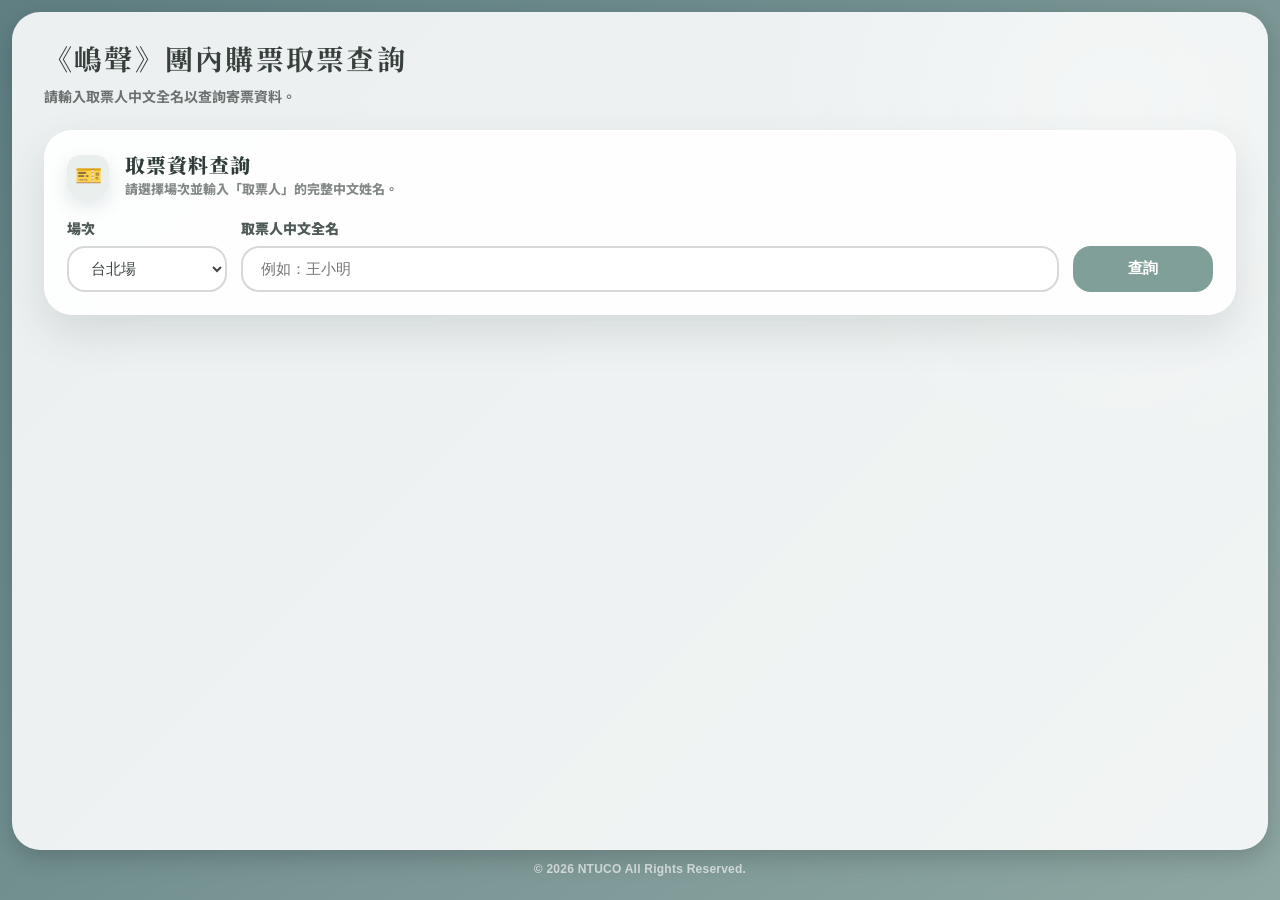
<file: index.html>
<!DOCTYPE html>
<html lang="zh-Hant">
<head>
    <meta charset="UTF-8" />
    <meta name="viewport" content="width=device-width, initial-scale=1" />
    <title>《嶋聲》團內購票取票查詢系統</title>
    <link rel="icon" type="image/png" href="/NTUCO.png">

    <link rel="preconnect" href="https://fonts.googleapis.com">
    <link rel="preconnect" href="https://fonts.gstatic.com" crossorigin>
    <link href="https://fonts.googleapis.com/css2?family=Noto+Sans+TC:wght@400;500;700;900&family=Noto+Serif+TC:wght@400;500;700;900&display=swap" rel="stylesheet">

    <style>
        :root {
            --orders-main: #4f6f73;
            --orders-accent: #7f9f98;
            --orders-accent-hover: #6d8d87;
            --orders-bg-start: #5f7f82;
            --orders-bg-end: #8ea7a3;
            --orders-shell-bg: rgba(255,255,255,0.88);
        }

        * { box-sizing: border-box; }

        body.consignment-page {
            margin: 0;
            min-height: 100vh;
            padding: 12px;
            font-family: Arial, "Noto Sans TC", sans-serif;
            color: #3f4642;
            background: linear-gradient(135deg, var(--orders-bg-start), var(--orders-bg-end));
        }

        .consignment-shell {
            position: relative;
            min-height: calc(100vh - 24px - 38px);
            overflow-y: auto;
            background:
                radial-gradient(circle at 88% 12%, rgba(255,255,255,0.34), transparent 26%),
                var(--orders-shell-bg);
            border-radius: 28px;
            padding: 28px 32px 26px;
            box-shadow: 0 8px 24px rgba(0, 0, 0, 0.18);
        }

        .consignment-hero {
            position: relative;
            display: flex;
            align-items: flex-start;
            justify-content: space-between;
            gap: 18px;
            margin-bottom: 24px;
        }

        .consignment-title-wrap { padding-right: 180px; }

        .consignment-title-wrap h1 {
            margin: 0;
            font-family: "Noto Serif TC", "Songti TC", "PMingLiU", serif;
            font-size: 28px;
            font-weight: 700;
            letter-spacing: 0.08em;
            line-height: 1.35;
            color: #37403d;
        }

        .consignment-note.main {
            margin: 8px 0 0;
            font-size: 14px;
            font-weight: 700;
            color: rgba(55, 64, 61, 0.72);
        }

        .back-link-btn {
            position: absolute;
            top: 0;
            right: 0;
            height: 44px;
            padding: 0 20px;
            border-radius: 16px;
            border: 1.5px solid rgba(120,130,126,0.24);
            background: rgba(255,255,255,0.72);
            color: #4a5652;
            font-size: 15px;
            font-weight: 800;
            text-decoration: none;
            display: inline-flex;
            align-items: center;
            justify-content: center;
        }

        .audience-query-card,
        .consignment-result-card {
            background: rgba(255,255,255,0.9);
            border: 1px solid rgba(255,255,255,0.72);
            border-radius: 28px;
            box-shadow: 0 18px 42px rgba(45, 65, 62, 0.13), inset 0 1px 0 rgba(255,255,255,0.86);
        }

        .audience-query-card { padding: 22px; margin-bottom: 22px; }

        .summary-card-header {
            display: flex;
            align-items: center;
            gap: 16px;
            margin-bottom: 18px;
        }

        .summary-icon {
            width: 42px;
            height: 42px;
            border-radius: 14px;
            display: flex;
            align-items: center;
            justify-content: center;
            background: rgba(127,159,152,0.16);
            box-shadow: 0 8px 18px rgba(79,111,115,0.16);
            font-size: 22px;
            flex-shrink: 0;
        }

        .summary-label {
            margin: 0;
            font-family: "Noto Serif TC", "Songti TC", serif;
            font-size: 20px;
            font-weight: 900;
            letter-spacing: 0.05em;
            line-height: 1.15;
            color: #2f3c39;
        }

        .query-card-note {
            margin: 5px 0 0;
            color: rgba(55,64,61,0.62);
            font-size: 13px;
            font-weight: 800;
            line-height: 1.45;
        }

        .audience-query-form {
            display: grid;
            grid-template-columns: 160px minmax(240px, 1fr) 140px;
            gap: 14px;
            align-items: end;
        }

        .consignment-field {
            display: flex;
            flex-direction: column;
            gap: 8px;
        }

        .consignment-field span {
            color: #4e5b58;
            font-size: 14px;
            font-weight: 900;
        }

        .consignment-field input,
        .consignment-field select {
            width: 100%;
            height: 46px;
            border: 2px solid #d8d8d8;
            border-radius: 18px;
            padding: 0 18px;
            font-size: 15px;
            outline: none;
            background: #fff;
            color: #3f4642;
        }

        .consignment-field input:focus,
        .consignment-field select:focus {
            border-color: var(--orders-accent);
            box-shadow: 0 0 0 4px rgba(127,159,152,0.16);
        }

        .consignment-search-btn {
            height: 46px;
            padding: 0 24px;
            border: none;
            border-radius: 18px;
            background: var(--orders-accent);
            color: white;
            font-size: 15px;
            font-weight: 800;
            cursor: pointer;
        }

        .consignment-search-btn:hover { background: var(--orders-accent-hover); }
        .consignment-search-btn:disabled { opacity: 0.55; cursor: not-allowed; }

        .form-message {
            margin: 12px 0 0;
            padding: 14px 18px;
            border-radius: 18px;
            background: #fff8f7;
            border: 1.5px solid #f0a59a;
            color: #d64545;
            font-size: 14px;
            font-weight: 800;
            line-height: 1.55;
        }

        .form-message.success {
            background: #f2fbf6;
            border-color: rgba(36,145,103,0.2);
            color: #249167;
        }

        .hidden { display: none !important; }

        .consignment-result-card { padding: 18px; }

        .result-header {
            display: flex;
            align-items: flex-start;
            justify-content: space-between;
            gap: 14px;
            margin-bottom: 12px;
        }

        .result-header h2 {
            margin: 0;
            font-family: "Noto Serif TC", "Songti TC", serif;
            font-size: 22px;
            font-weight: 900;
            letter-spacing: 0.05em;
            color: #2f3c39;
        }

        .result-header p {
            margin: 4px 0 0;
            color: rgba(55,64,61,0.62);
            font-size: 14px;
            font-weight: 800;
            line-height: 1.45;
        }

        .query-summary-grid {
            display: grid;
            grid-template-columns: repeat(5, minmax(0, 1fr));
            gap: 10px;
            margin: 0 0 14px;
        }

        .query-summary-item {
            padding: 12px 14px;
            border-radius: 18px;
            border: 1.5px solid rgba(120,130,126,0.16);
            background: rgba(255,255,255,0.78);
        }

        .query-summary-item span {
            display: block;
            margin-bottom: 4px;
            color: rgba(55,64,61,0.66);
            font-size: 12px;
            font-weight: 900;
        }

        .query-summary-item strong {
            color: var(--orders-main);
            font-size: 18px;
            font-weight: 900;
        }

        .query-summary-item.highlight { background: #e9f7ef; border-color: rgba(36,145,103,0.16); }
        .query-summary-item.highlight strong { color: #249167; }
        .query-summary-item.warning { background: #fff7e8; border-color: rgba(199,143,45,0.18); }
        .query-summary-item.warning strong { color: #9a6b24; }
        .query-summary-item.blue { background: #eaf1ff; border-color: rgba(53,111,203,0.16); }
        .query-summary-item.blue strong { color: #356fcb; }

        .consignment-record-list {
            display: flex;
            flex-direction: column;
            gap: 10px;
        }

        .consignment-record-card {
            padding: 15px 16px;
            border-radius: 22px;
            border: 1.5px solid rgba(120,130,126,0.14);
            background: rgba(255,255,255,0.84);
        }

        .compact-record-top {
            display: grid;
            grid-template-columns: 96px 1fr auto;
            align-items: center;
            gap: 12px;
        }

        .consignment-id-pill {
            min-width: 88px;
            padding: 8px 10px;
            border-radius: 999px;
            background: var(--orders-main);
            color: white;
            font-size: 14px;
            font-weight: 900;
            text-align: center;
            letter-spacing: 0.03em;
        }

        .vip-id-pill { background: #9a6b24; }

        .compact-record-name {
            font-size: 19px;
            font-weight: 900;
            color: #2f3c39;
        }

        .compact-record-sub {
            margin-top: 4px;
            color: rgba(55,64,61,0.68);
            font-size: 13px;
            font-weight: 800;
            line-height: 1.55;
        }

        .record-status-pill {
            min-width: 180px;
            min-height: 38px;
            padding: 0 14px;
            border-radius: 999px;
            display: inline-flex;
            align-items: center;
            justify-content: center;
            font-size: 13px;
            font-weight: 900;
            white-space: nowrap;
        }

        .record-status-pill.open { background: #e9f7ef; color: #249167; }
        .record-status-pill.done { background: #eaf1ff; color: #356fcb; }
        .record-status-pill.closed { background: #fff7e8; color: #9a6b24; }
        .record-status-pill.free-pending { background: #f1f5f4; color: #65716e; }

        .audience-note-box {
            margin-top: 14px;
            padding: 14px 16px;
            border-radius: 18px;
            background: #fff7e8;
            border: 1.5px solid rgba(199,143,45,0.18);
            color: #7b5a27;
            font-size: 14px;
            font-weight: 900;
            line-height: 1.65;
            text-align: center;
        }


        /* Old-site style result display */
        .audience-table-wrap {
            width: 100%;
            overflow-x: auto;
        }

        .audience-result-table {
            width: 100%;
            min-width: 760px;
            border-collapse: collapse;
            background: rgba(255,255,255,0.9);
            border-radius: 20px;
            overflow: hidden;
        }

        .audience-result-table th,
        .audience-result-table td {
            padding: 14px 12px;
            border-bottom: 1px solid rgba(120,130,126,0.14);
            text-align: center;
            font-size: 14px;
            font-weight: 800;
            color: #3f4642;
            vertical-align: middle;
        }

        .audience-result-table th {
            background: rgba(127,159,152,0.16);
            color: #2f3c39;
            font-weight: 900;
            white-space: nowrap;
        }

        .audience-result-table tr:last-child td {
            border-bottom: none;
        }

        .audience-id-capsule,
        .audience-money-capsule {
            display: inline-flex;
            align-items: center;
            justify-content: center;
            min-width: 86px;
            padding: 7px 12px;
            border-radius: 999px;
            font-size: 14px;
            font-weight: 900;
            line-height: 1;
            white-space: nowrap;
        }

        .audience-id-capsule {
            background: var(--orders-main);
            color: white;
        }

        .audience-id-capsule.vip {
            background: #9a6b24;
        }

        .audience-money-capsule {
            background: #fff7e8;
            color: #9a6b24;
            border: 1.5px solid rgba(199,143,45,0.18);
        }

        .audience-status-text {
            font-weight: 900;
            white-space: nowrap;
        }

        .audience-status-text.ready {
            color: #249167;
        }

        .audience-status-text.done {
            color: #356fcb;
        }

        .audience-status-text.pending {
            color: #9a6b24;
        }

        .audience-status-text.free {
            color: #9a6b24;
        }

        .audience-mobile-list {
            display: none;
            flex-direction: column;
            gap: 12px;
        }

        .audience-ticket-card {
            padding: 16px;
            border-radius: 20px;
            border: 1.5px solid rgba(120,130,126,0.16);
            background: rgba(255,255,255,0.86);
        }

        .audience-ticket-row {
            display: flex;
            align-items: flex-start;
            justify-content: space-between;
            gap: 14px;
            padding: 7px 0;
            border-bottom: 1px solid rgba(120,130,126,0.10);
            font-size: 15px;
            line-height: 1.45;
        }

        .audience-ticket-row:last-child {
            border-bottom: none;
            padding-bottom: 0;
        }

        .audience-ticket-label {
            color: rgba(55,64,61,0.66);
            font-weight: 900;
            white-space: nowrap;
        }

        .audience-ticket-value {
            color: #2f3c39;
            font-weight: 900;
            text-align: right;
        }

        .empty-state {
            padding: 20px;
            color: rgba(55,64,61,0.66);
            font-size: 15px;
            font-weight: 900;
            text-align: center;
        }

        .updated-time {
            margin-top: 12px;
            color: rgba(55,64,61,0.62);
            font-size: 13px;
            font-weight: 800;
            text-align: center;
        }

        .page-footer {
            height: 38px;
            display: flex;
            align-items: center;
            justify-content: center;

            font-family: Arial, "Noto Sans TC", sans-serif;
            color: rgba(255,255,255,0.68);
            font-size: 12px;
            font-weight: 600;
            letter-spacing: 0.02em;
        }

        .orders-loading-overlay {
            position: fixed;
            inset: 0;
            z-index: 1000;
            display: flex;
            align-items: center;
            justify-content: center;
            background: rgba(31, 42, 40, 0.35);
            backdrop-filter: blur(4px);
        }

        .orders-loading-card {
            min-width: 180px;
            padding: 22px 24px;
            border-radius: 24px;
            background: rgba(255,255,255,0.94);
            box-shadow: 0 16px 40px rgba(0,0,0,0.18);
            color: #37403d;
            font-size: 15px;
            font-weight: 900;
            text-align: center;
        }

        .orders-loading-spinner {
            width: 34px;
            height: 34px;
            margin: 0 auto 12px;
            border-radius: 50%;
            border: 4px solid rgba(127,159,152,0.25);
            border-top-color: var(--orders-accent);
            animation: spin 0.9s linear infinite;
        }

        @keyframes spin { to { transform: rotate(360deg); } }

        @media (max-width: 860px) {
            .consignment-shell { padding: 24px 18px; }
            .consignment-title-wrap { padding-right: 0; }
            .back-link-btn { position: static; margin-top: 2px; }
            .consignment-hero { flex-direction: column; }
            .audience-query-form { grid-template-columns: 1fr; }
            .query-summary-grid { grid-template-columns: repeat(2, minmax(0, 1fr)); }
            .query-summary-item.highlight { grid-column: 1 / -1; }
            .compact-record-top { grid-template-columns: 1fr; gap: 8px; }
            .compact-record-sub { white-space: normal; }
            .record-status-pill { width: 100%; min-width: 0; }
            .consignment-id-pill { width: fit-content; min-width: 88px; }
            .audience-table-wrap { display: none; }
            .audience-mobile-list { display: flex; }
        }

        @media (max-width: 560px) {
            body.consignment-page { padding: 8px; }
            .consignment-shell { min-height: calc(100vh - 16px - 38px); border-radius: 24px; }
            .consignment-title-wrap h1 { font-size: 24px; }
            .query-summary-grid { grid-template-columns: 1fr; }
            .query-summary-item.highlight { grid-column: auto; }
        }
    </style>
</head>

<body class="consignment-page audience-query-page">
    <main class="consignment-shell">
        <header class="consignment-hero">
            <div class="consignment-title-wrap">
                <h1>《嶋聲》團內購票取票查詢</h1>
                <p class="consignment-note main">
                    請輸入取票人中文全名以查詢寄票資料。
                </p>
            </div>
        </header>

        <section class="audience-query-card">
            <div class="summary-card-header">
                <div class="summary-icon">🎫</div>
                <div>
                    <div class="summary-label">取票資料查詢</div>
                    <p class="query-card-note">
                        請選擇場次並輸入「取票人」的完整中文姓名。
                    </p>
                </div>
            </div>

            <form id="audience-query-form" class="audience-query-form">
                <label class="consignment-field">
                    <span>場次</span>
                    <select id="concert-code">
                        <option value="tp">台北場</option>
                        <option value="kh">高雄場</option>
                    </select>
                </label>

                <label class="consignment-field">
                    <span>取票人中文全名</span>
                    <input id="audience-name" type="text" inputmode="text" autocomplete="name" placeholder="例如：王小明">
                </label>

                <button id="search-btn" class="consignment-search-btn" type="submit">
                    查詢
                </button>
            </form>

            <div id="form-message" class="form-message hidden"></div>
        </section>

        <section id="result-card" class="consignment-result-card query-result-card hidden">
            <div class="result-header">
                <div>
                    <h2 id="result-title">查詢結果</h2>
                    <p id="result-note">請確認以下資料。</p>
                </div>
            </div>

            <div id="summary-grid" class="query-summary-grid hidden">
                <div class="query-summary-item">
                    <span>取票筆數</span>
                    <strong id="record-count">0 筆</strong>
                </div>
                <div class="query-summary-item">
                    <span>總張數</span>
                    <strong id="ticket-count">0 張</strong>
                </div>
                <div class="query-summary-item highlight">
                    <span>應付金額</span>
                    <strong id="total-amount">$0</strong>
                </div>
                <div class="query-summary-item warning">
                    <span>尚未可取</span>
                    <strong id="pending-count">0 筆</strong>
                </div>
                <div class="query-summary-item blue">
                    <span>可取／已取</span>
                    <strong id="ready-count">0 筆</strong>
                </div>
            </div>

            <div id="result-list" class="consignment-record-list"></div>
            <div id="audience-note" class="audience-note-box hidden"></div>
            <div id="updated-time" class="updated-time"></div>
        </section>
    </main>

    <footer class="page-footer">
        © 2026 NTUCO All Rights Reserved.
    </footer>

    <div id="loading-overlay" class="orders-loading-overlay hidden">
        <div class="orders-loading-card">
            <div class="orders-loading-spinner"></div>
            <div>查詢中...</div>
        </div>
    </div>

    <script>
        const form = document.getElementById("audience-query-form");
        const concertCodeInput = document.getElementById("concert-code");
        const audienceNameInput = document.getElementById("audience-name");
        const searchBtn = document.getElementById("search-btn");
        const formMessage = document.getElementById("form-message");
        const resultCard = document.getElementById("result-card");
        const resultTitle = document.getElementById("result-title");
        const resultNote = document.getElementById("result-note");
        const summaryGrid = document.getElementById("summary-grid");
        const resultList = document.getElementById("result-list");
        const audienceNote = document.getElementById("audience-note");
        const updatedTime = document.getElementById("updated-time");
        const loadingOverlay = document.getElementById("loading-overlay");

        const recordCountEl = document.getElementById("record-count");
        const ticketCountEl = document.getElementById("ticket-count");
        const totalAmountEl = document.getElementById("total-amount");
        const pendingCountEl = document.getElementById("pending-count");
        const readyCountEl = document.getElementById("ready-count");

        const concertLabels = {
            tp: "台北場",
            kh: "高雄場",
        };

        let searching = false;

        form.addEventListener("submit", async (event) => {
            event.preventDefault();
            await searchAudienceRecords();
        });

        audienceNameInput.addEventListener("keydown", (event) => {
            if (event.key === "Enter") {
                event.preventDefault();
                searchAudienceRecords();
            }
        });

        async function searchAudienceRecords() {
            if (searching) return;

            const concertCode = concertCodeInput.value;
            const audienceName = audienceNameInput.value.trim();

            clearMessage();

            if (!audienceName) {
                showMessage("請輸入取票人中文全名");
                return;
            }

            if (!isValidChineseFullName(audienceName)) {
                showMessage("請輸入完整中文姓名；本系統不接受暱稱、英文、空白或部分姓名查詢。");
                return;
            }

            searching = true;
            searchBtn.disabled = true;
            loadingOverlay.classList.remove("hidden");

            try {
                const response = await fetch("/api/consignment/audience-lookup", {
                    method: "POST",
                    headers: {
                        "Content-Type": "application/json",
                    },
                    body: JSON.stringify({
                        concert_code: concertCode,
                        audience_name: audienceName,
                    }),
                });

                const result = await response.json();

                if (!response.ok || !result.success) {
                    showEmpty(result.message || "查詢失敗，請稍後再試");
                    return;
                }

                // 保險：即使後端日後改成支援模糊搜尋，觀眾頁仍只顯示完全符合姓名的資料。
                const records = (result.records || []).filter((record) => {
                    return normalizeName(record.audience_name) === normalizeName(audienceName);
                });

                if (!records.length) {
                    showEmpty("查無資料，請確認姓名與寄票人填寫的取票人姓名完全一致，或至前台確認。");
                    return;
                }

                renderRecords(records, concertCode, audienceName);
            } catch (error) {
                showEmpty("網路或伺服器錯誤，請稍後再試");
            } finally {
                searching = false;
                searchBtn.disabled = false;
                loadingOverlay.classList.add("hidden");
            }
        }

        function renderRecords(records, concertCode, audienceName) {
            resultCard.classList.remove("hidden");
            summaryGrid.classList.add("hidden");

            const sortedRecords = [...records].sort((a, b) => {
                const aPicked = (a.pickup_status || "pending") === "picked_up";
                const bPicked = (b.pickup_status || "pending") === "picked_up";
                return Number(aPicked) - Number(bPicked);
            });

            const ticketCount = sortedRecords.reduce((sum, record) => {
                return sum + Number(record.quantity || 0);
            }, 0);

            resultTitle.textContent = `${maskChineseName(audienceName)} 的取票資料`;
            resultNote.textContent = `${concertLabels[concertCode] || concertCode}｜共 ${sortedRecords.length} 筆資料。請向前台告知畫面上的編號。`;

            const tableRows = sortedRecords.map(createTableRow).join("");
            const mobileCards = sortedRecords.map(createMobileCard).join("");

            resultList.innerHTML = `
                <div class="audience-table-wrap">
                    <table class="audience-result-table">
                        <thead>
                            <tr>
                                <th>編號</th>
                                <th>取票人</th>
                                <th>張數</th>
                                <th>付款情況</th>
                                <th>寄票人</th>
                                <th>取票狀態</th>
                            </tr>
                        </thead>
                        <tbody>
                            ${tableRows}
                        </tbody>
                    </table>
                </div>

                <div class="audience-mobile-list">
                    ${mobileCards}
                </div>
            `;

            const hasVipTicket = sortedRecords.some((record) => {
                const ownerName = String(record.owner_name || "");
                const id = String(record.consignment_id || "").toUpperCase();
                return ownerName.includes("貴賓票") || ownerName.includes("高手觀摩") || id.includes("VIP");
            });

            audienceNote.classList.remove("hidden");
            audienceNote.innerHTML = hasVipTicket
                ? "🎟️ 領取貴賓票者可直接前往前台領票，前台人員將會給予協助～ 祝您聆聽愉快！"
                : "請備好整數零錢，並於前台告知畫面上的編號，謝謝！";

            updatedTime.textContent = `資料查詢時間：${formatNow()}`;
            resultCard.scrollIntoView({ behavior: "smooth", block: "start" });
        }

        function displayConsignmentId(record) {
            const raw = String(record.consignment_id || record.number || "").trim();

            // 觀眾頁隱藏場次前綴 TP / KH：TP0005 → 0005；KH0005 → 0005；TPVIP01 → VIP01。
            return raw.replace(/^(TP|KH)/i, "") || "-";
        }

        function createTableRow(record) {
            const rawConsignmentId = record.consignment_id || "-";
            const consignmentId = displayConsignmentId(record);
            const isVipConsignment = String(rawConsignmentId).toUpperCase().includes("VIP");
            const quantity = Number(record.quantity || 0);
            const payDisplay = paymentDisplay(record);
            const pickup = pickupDisplay(record);

            return `
                <tr>
                    <td>
                        <span class="audience-id-capsule ${isVipConsignment ? "vip" : ""}">
                            ${escapeHtml(consignmentId)}
                        </span>
                    </td>
                    <td>${escapeHtml(maskChineseName(record.audience_name || "-"))}</td>
                    <td>${quantity} 張</td>
                    <td>${payDisplay}</td>
                    <td>${escapeHtml(displayOwnerName(record.owner_name || "-"))}</td>
                    <td>
                        <span class="audience-status-text ${pickup.className}">
                            ${escapeHtml(pickup.text)}
                        </span>
                    </td>
                </tr>
            `;
        }

        function createMobileCard(record) {
            const rawConsignmentId = record.consignment_id || "-";
            const consignmentId = displayConsignmentId(record);
            const isVipConsignment = String(rawConsignmentId).toUpperCase().includes("VIP");
            const quantity = Number(record.quantity || 0);
            const payDisplay = paymentDisplay(record);
            const pickup = pickupDisplay(record);

            return `
                <article class="audience-ticket-card">
                    <div class="audience-ticket-row">
                        <span class="audience-ticket-label">編號</span>
                        <span class="audience-ticket-value">
                            <span class="audience-id-capsule ${isVipConsignment ? "vip" : ""}">
                                ${escapeHtml(consignmentId)}
                            </span>
                        </span>
                    </div>
                    <div class="audience-ticket-row">
                        <span class="audience-ticket-label">取票人</span>
                        <span class="audience-ticket-value">${escapeHtml(maskChineseName(record.audience_name || "-"))}</span>
                    </div>
                    <div class="audience-ticket-row">
                        <span class="audience-ticket-label">張數</span>
                        <span class="audience-ticket-value">${quantity} 張</span>
                    </div>
                    <div class="audience-ticket-row">
                        <span class="audience-ticket-label">付款</span>
                        <span class="audience-ticket-value">${payDisplay}</span>
                    </div>
                    <div class="audience-ticket-row">
                        <span class="audience-ticket-label">寄票人</span>
                        <span class="audience-ticket-value">${escapeHtml(displayOwnerName(record.owner_name || "-"))}</span>
                    </div>
                    <div class="audience-ticket-row">
                        <span class="audience-ticket-label">取票狀態</span>
                        <span class="audience-ticket-value audience-status-text ${pickup.className}">${escapeHtml(pickup.text)}</span>
                    </div>
                </article>
            `;
        }

        function paymentDisplay(record) {
            const price = Number(record.price || 0);
            const paymentStatus = record.payment_status || "unpaid";

            if (paymentStatus === "free" || price === 0) {
                return "無需付款";
            }

            const amountText = `$${price.toLocaleString("zh-TW")}`;

            if (paymentStatus === "paid") {
                return `已完成付款 <span class="audience-money-capsule">${amountText}</span>`;
            }

            return `需要付款 <span class="audience-money-capsule">${amountText}</span>`;
        }

        function pickupDisplay(record) {
            const pickupStatus = record.pickup_status || "pending";

            // 取票狀態的顏色只依 pickup_status 判斷，
            // 不受是否需要付款影響。
            if (pickupStatus === "picked_up") {
                return { text: "已取票", className: "done" };
            }

            if (pickupStatus === "sent") {
                return { text: "尚未取票", className: "ready" };
            }

            return { text: "尚未寄放前台", className: "pending" };
        }

        function consignmentStatusLabel(record) {
            const price = Number(record.price || 0);
            const pickupStatus = record.pickup_status || "pending";
            const paymentStatus = record.payment_status || "unpaid";
            const amountText = price > 0 ? `$${price.toLocaleString("zh-TW")}` : "";

            let paymentText = "";
            if (paymentStatus === "free" || price === 0) {
                paymentText = "無需付款";
            } else if (paymentStatus === "paid") {
                paymentText = `已付款 ${amountText}`;
            } else {
                paymentText = `需付款 ${amountText}`;
            }

            let pickupText = "";
            if (pickupStatus === "picked_up") {
                pickupText = "已取票";
            } else if (pickupStatus === "sent") {
                pickupText = "已寄放前台，可取票";
            } else {
                pickupText = "尚未寄放前台";
            }

            return `${paymentText}｜${pickupText}`;
        }

        function consignmentStatusClass(record) {
            const pickupStatus = record.pickup_status || "pending";
            const paymentStatus = record.payment_status || "unpaid";

            if (pickupStatus === "picked_up") return "done";
            if (pickupStatus === "sent") return "open";
            if (paymentStatus === "free") return "free-pending";
            return "closed";
        }

        function showEmpty(message) {
            resultCard.classList.remove("hidden");
            summaryGrid.classList.add("hidden");
            audienceNote.classList.add("hidden");
            updatedTime.textContent = "";
            resultTitle.textContent = "查詢結果";
            resultNote.textContent = message;
            resultList.innerHTML = `<div class="empty-state">${escapeHtml(message)}</div>`;
        }

        function showMessage(message, type = "error") {
            formMessage.textContent = message;
            formMessage.classList.remove("hidden");
            formMessage.classList.toggle("success", type === "success");
        }

        function clearMessage() {
            formMessage.textContent = "";
            formMessage.classList.add("hidden");
            formMessage.classList.remove("success");
        }

        function isValidChineseFullName(value) {
            const text = String(value || "").trim();
            return /^[\u4e00-\u9fff]{2,8}$/.test(text);
        }

        function normalizeName(value) {
            return String(value || "").replace(/\s+/g, "").replace(/　/g, "").trim();
        }

        function maskChineseName(name) {
            const text = String(name || "").trim();
            if (text.length <= 1) return text;
            if (text.length === 2) return `${text[0]}〇`;
            return `${text[0]}〇${text.slice(2)}`;
        }

        function displayOwnerName(ownerName) {
            const visibleLabels = ["貴賓票", "高手觀摩", "粉專購票", "戴瑋老師", "陳廷宇老師"];
            const text = String(ownerName || "").trim();
            if (visibleLabels.some((label) => text.includes(label))) return text;
            return maskChineseName(text);
        }

        function formatNow() {
            const now = new Date();
            const y = now.getFullYear();
            const m = String(now.getMonth() + 1).padStart(2, "0");
            const d = String(now.getDate()).padStart(2, "0");
            const hh = String(now.getHours()).padStart(2, "0");
            const mm = String(now.getMinutes()).padStart(2, "0");
            return `${y}/${m}/${d} ${hh}:${mm}`;
        }

        function escapeHtml(value) {
            return String(value ?? "")
                .replace(/&/g, "&amp;")
                .replace(/</g, "&lt;")
                .replace(/>/g, "&gt;")
                .replace(/"/g, "&quot;")
                .replace(/'/g, "&#039;");
        }
    </script>
</body>
</html>
</file>
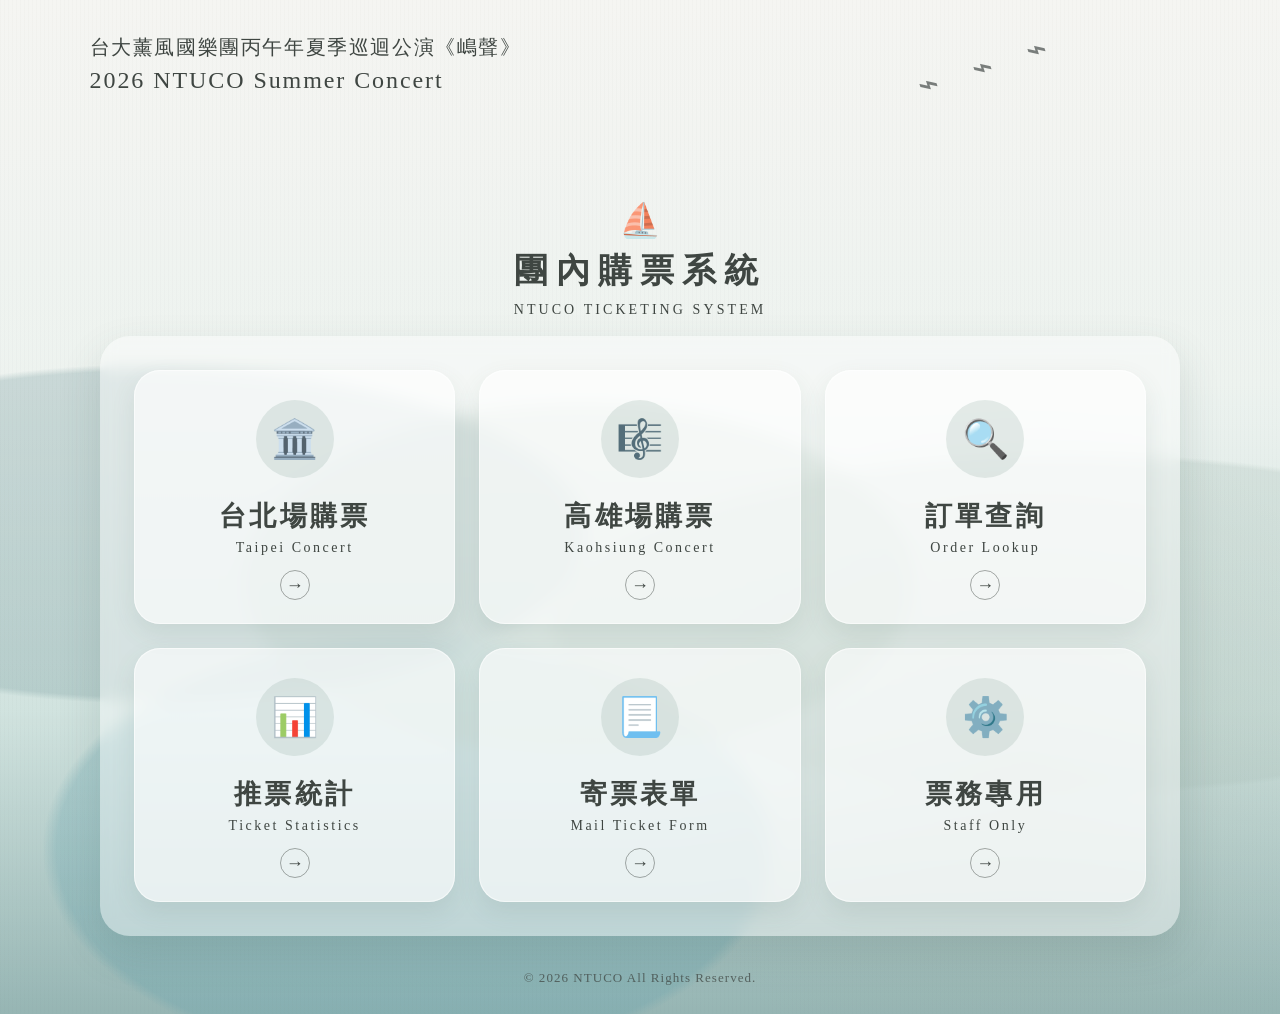
<file: home.html>
<!DOCTYPE html>
<html lang="zh-Hant">
<head>
  <meta charset="UTF-8" />
  <meta name="viewport" content="width=device-width, initial-scale=1.0" />
  <title>《嶋聲》團內購票系統</title>
  <link rel="stylesheet" href="./home.css" />
</head>

<body>
  <main class="home-page">
    <section class="hero">
      <div class="poster-info">
        <p class="concert-label">台大薰風國樂團丙午年夏季巡迴公演《嶋聲》</p>
        <h1>2026 NTUCO Summer Concert</h1>
      </div>

      <div class="birds">⌁ ⌁ ⌁</div>
    </section>

    <section class="system-title">
      <div class="boat">⛵</div>
      <h2>團內購票系統</h2>
      <p>NTUCO TICKETING SYSTEM</p>
    </section>

    <section class="menu-panel">
      <a href="/orders.html" class="menu-card">
        <div class="icon">🏛️</div>
        <h3>台北場購票</h3>
        <p>Taipei Concert</p>
        <span>→</span>
      </a>

      <a href="/orders.html" class="menu-card">
        <div class="icon">🎼</div>
        <h3>高雄場購票</h3>
        <p>Kaohsiung Concert</p>
        <span>→</span>
      </a>

      <a href="/orders.html" class="menu-card">
        <div class="icon">🔍</div>
        <h3>訂單查詢</h3>
        <p>Order Lookup</p>
        <span>→</span>
      </a>

      <a href="/stats.html" class="menu-card">
        <div class="icon">📊</div>
        <h3>推票統計</h3>
        <p>Ticket Statistics</p>
        <span>→</span>
      </a>

      <a href="/orders.html" class="menu-card">
        <div class="icon">📃</div>
        <h3>寄票表單</h3>
        <p>Mail Ticket Form</p>
        <span>→</span>
      </a>

      <a href="/admin.html" class="menu-card">
        <div class="icon">⚙️</div>
        <h3>票務專用</h3>
        <p>Staff Only</p>
        <span>→</span>
      </a>
    </section>

    <footer>
      © 2026 NTUCO All Rights Reserved.
    </footer>
  </main>
</body>
</html>
</file>
<file: home.css>
* {
  box-sizing: border-box;
}

body {
  margin: 0;
  font-family: "Noto Serif TC", "Songti TC", "PMingLiU", serif;
  color: #3f4642;
  background:
    radial-gradient(circle at 80% 75%, rgba(130, 145, 130, 0.22), transparent 28%),
    linear-gradient(to bottom, #f3f3ef 0%, #e9f0ec 38%, #c7ddd8 70%, #7fa5a3 100%);
  min-height: 100vh;
}

.home-page {
  min-height: 100vh;
  padding: 34px 7vw 28px;
  position: relative;
  overflow: hidden;
}

.home-page::before {
  content: "";
  position: absolute;
  inset: 26% -10% 0;
  background:
    radial-gradient(ellipse at 18% 36%, rgba(80, 126, 130, 0.36) 0 24%, transparent 25%),
    radial-gradient(ellipse at 46% 42%, rgba(123, 158, 137, 0.34) 0 28%, transparent 29%),
    radial-gradient(ellipse at 78% 48%, rgba(153, 179, 170, 0.38) 0 30%, transparent 31%),
    radial-gradient(ellipse at 35% 78%, rgba(60, 139, 153, 0.35) 0 25%, transparent 26%);
  opacity: 0.8;
  z-index: 0;
}

.home-page::after {
  content: "";
  position: absolute;
  inset: 0;
  background-image:
    linear-gradient(rgba(255,255,255,0.18), rgba(255,255,255,0.18)),
    repeating-linear-gradient(90deg, rgba(80,80,80,0.025) 0 1px, transparent 1px 4px);
  pointer-events: none;
  z-index: 1;
}

.hero,
.system-title,
.menu-panel,
footer {
  position: relative;
  z-index: 2;
}

.hero {
  min-height: 160px;
}

.concert-label {
  margin: 0 0 6px;
  font-size: 20px;
  letter-spacing: 0.08em;
}

.poster-info h1 {
  margin: 0;
  font-size: 24px;
  font-weight: 500;
  letter-spacing: 0.08em;
}

.dates {
  margin-top: 40px;
  display: grid;
  gap: 22px;
}

.date-block {
  display: flex;
  align-items: center;
  gap: 24px;
}

.date-main {
  font-size: 74px;
  line-height: 1;
  color: #1d1d1b;
  letter-spacing: -0.04em;
}

.time {
  display: block;
  font-size: 26px;
  margin-bottom: 4px;
}

.date-block strong {
  display: block;
  font-size: 25px;
  font-weight: 600;
}

.date-block small {
  display: block;
  font-size: 14px;
  margin-top: 3px;
}

.birds {
  position: absolute;
  top: 10px;
  right: 10vw;
  font-size: 34px;
  letter-spacing: 14px;
  transform: rotate(-18deg);
  color: rgba(55, 62, 60, 0.65);
}

.system-title {
  text-align: center;
  margin-top: 6px;
  margin-bottom: 18px;
}

.boat {
  font-size: 34px;
  margin-bottom: 8px;
  opacity: 0.7;
}

.system-title h2 {
  margin: 0;
  font-size: 34px;
  letter-spacing: 0.24em;
  font-weight: 600;
}

.system-title p {
  margin: 8px 0 0;
  font-size: 14px;
  letter-spacing: 0.22em;
}

.menu-panel {
  max-width: 1080px;
  margin: 0 auto;
  padding: 34px;
  border-radius: 30px;
  background: rgba(255, 255, 255, 0.42);
  backdrop-filter: blur(8px);
  box-shadow: 0 18px 42px rgba(64, 91, 89, 0.16);
  display: grid;
  grid-template-columns: repeat(3, 1fr);
  gap: 24px;
}

.menu-card {
  min-height: 210px;
  padding: 30px 20px 24px;
  border-radius: 26px;
  background: rgba(255, 255, 255, 0.62);
  text-decoration: none;
  color: #3f4642;
  text-align: center;
  box-shadow: inset 0 0 0 1px rgba(255,255,255,0.55),
              0 10px 24px rgba(74, 96, 94, 0.11);
  transition: transform 0.25s ease, background 0.25s ease, box-shadow 0.25s ease;
}

.menu-card:hover {
  transform: translateY(-6px);
  background: rgba(255, 255, 255, 0.82);
  box-shadow: 0 16px 32px rgba(63, 91, 89, 0.18);
}

.icon {
  width: 78px;
  height: 78px;
  margin: 0 auto 20px;
  border-radius: 50%;
  background: rgba(129, 160, 152, 0.2);
  display: flex;
  align-items: center;
  justify-content: center;
  font-size: 38px;
}

.menu-card h3 {
  margin: 0;
  font-size: 27px;
  font-weight: 600;
  letter-spacing: 0.12em;
}

.menu-card p {
  margin: 6px 0 14px;
  font-family: Georgia, serif;
  font-size: 14px;
  letter-spacing: 0.18em;
}

.menu-card span {
  display: inline-flex;
  width: 30px;
  height: 30px;
  border: 1px solid rgba(63, 70, 66, 0.45);
  border-radius: 50%;
  align-items: center;
  justify-content: center;
  font-size: 18px;
}

footer {
  margin-top: 34px;
  text-align: center;
  font-size: 13px;
  letter-spacing: 0.08em;
  opacity: 0.75;
}

@media (max-width: 900px) {
  .home-page {
    padding: 30px 18px 24px;
  }

  .hero {
    min-height: auto;
  }

  .concert-label {
    font-size: 16px;
  }

  .poster-info h1 {
    font-size: 18px;
  }

  .date-main {
    font-size: 54px;
  }

  .time {
    font-size: 21px;
  }

  .date-block strong {
    font-size: 22px;
  }

  .birds {
    display: none;
  }

  .system-title {
    margin-top: 42px;
  }

  .system-title h2 {
    font-size: 28px;
    letter-spacing: 0.16em;
  }

  .menu-panel {
    grid-template-columns: repeat(2, 1fr);
    padding: 22px;
    gap: 16px;
  }

  .menu-card {
    min-height: 180px;
  }

  .menu-card h3 {
    font-size: 23px;
  }
}

@media (max-width: 560px) {
  .dates {
    gap: 16px;
  }

  .date-block {
    gap: 16px;
  }

  .date-main {
    font-size: 48px;
  }

  .menu-panel {
    grid-template-columns: 1fr;
    padding: 18px;
  }

  .menu-card {
    min-height: 160px;
  }
}
</file>
